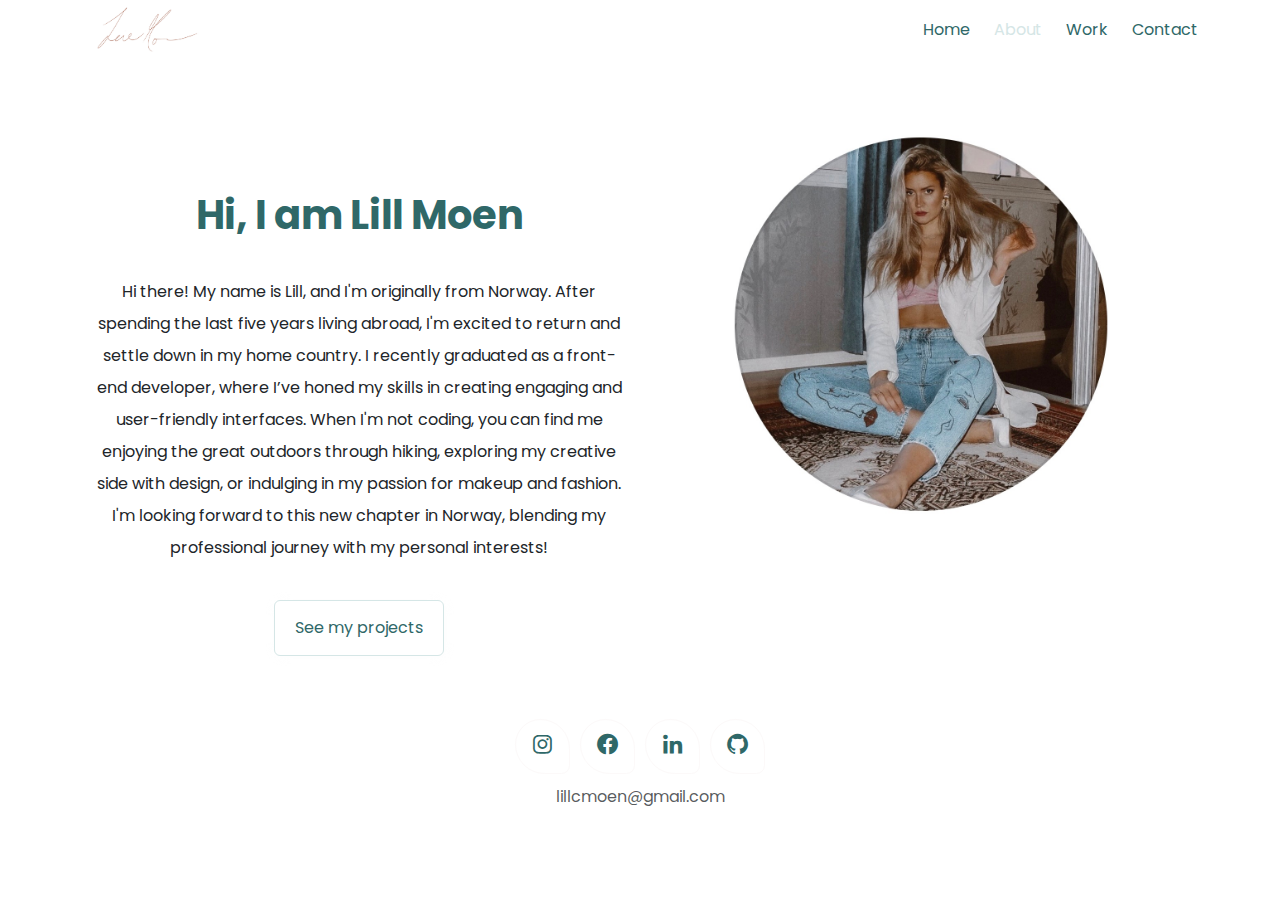
<file: about.html>
<!DOCTYPE html>
<html lang="en">
  <head>
    <meta charset="UTF-8" />
    <meta name="viewport" content="width=device-width, initial-scale=1.0" />
    <link
      href="https://cdn.jsdelivr.net/npm/bootstrap@5.3.3/dist/css/bootstrap.min.css"
      rel="stylesheet"
      integrity="sha384-QWTKZyjpPEjISv5WaRU9OFeRpok6YctnYmDr5pNlyT2bRjXh0JMhjY6hW+ALEwIH"
      crossorigin="anonymous"
    />
    <script
      src="https://cdn.jsdelivr.net/npm/bootstrap@5.3.3/dist/js/bootstrap.bundle.min.js"
      integrity="sha384-YvpcrYf0tY3lHB60NNkmXc5s9fDVZLESaAA55NDzOxhy9GkcIdslK1eN7N6jIeHz"
      crossorigin="anonymous"
    ></script>
    <link rel="preconnect" href="https://fonts.googleapis.com" />
    <link rel="preconnect" href="https://fonts.gstatic.com" crossorigin />
    <link
      href="https://fonts.googleapis.com/css2?family=Poppins:ital,wght@0,100;0,200;0,300;0,400;0,500;0,600;0,700;0,800;0,900;1,100;1,200;1,300;1,400;1,500;1,600;1,700;1,800;1,900&display=swap"
      rel="stylesheet"
    />
    <link
      href="https://unpkg.com/boxicons@2.1.4/css/boxicons.min.css"
      rel="stylesheet"
    />
  <link rel="shortcut icon" href="/images/initials.ico" type="image/x-icon">
    <meta name="description" content="Meet Lill Moen, an innovative front-end engineer with a passion for creating intuitive user experiences. With expertise in the latest web technologies and a keen eye for design, Lill transforms complex ideas into seamless, interactive applications. Explore Lill's journey in front-end development, showcasing a dedication to clean code, responsive design, and delivering top-notch performance in every project.">

    <link rel="stylesheet" href="/styles/style.css" />
    <title>- About Lill - Lill Moen -</title>
  </head>
  <body>
          <div class="container">
            <nav class="d-flex justify-content-between">
<a href="/" title="Homepage">
      <img src="images/sign-logo.jpg" class="logo d-none d-md-block" alt="signature-logo">
            <img src="images/initials.ico" class="logo d-block d-md-none" alt="signature-logo">

</a>
      <ul>
        <li> <a href="/" title="Homepage"> Home</a></li>
        <li class="active"> <a href="/about.html" title="About Lill"> About</a></li>
        <li><a href="/work.html" title="Lill's work"> Work</a></li>
        <li><a href="/contact.html" title="Contact Lill"> Contact</a></li>
      </ul>
      </div>
    </nav>
    <div class="content-container container">
      <div class="row">
        <div class="col-md-6">
          <div class="content">
            <h1>Hi, I am Lill Moen</h1>
            <h2>Front-end developer, based in Norway.</h2>
            <p>
Hi there! My name is Lill, and I'm originally from Norway. After spending the last five years living abroad, I'm excited to return and settle down in my home country. I recently graduated as a front-end developer, where I’ve honed my skills in creating engaging and user-friendly interfaces.
When I'm not coding, you can find me enjoying the great outdoors through hiking, exploring my creative side with design, or indulging in my passion for makeup and fashion. I'm looking forward to this new chapter in Norway, blending my professional journey with my personal interests!
          
            </p>

            <a href="/work.html" class="btn primary-button mb-4">See my projects</a>
          </div>
        </div>

        <div class="col-md-6">
          <img src="images/profile-pic.jpeg" class="img-fluid" alt="headshot" />
        </div>
      </div>
      <footer>
       <div class="socials-links mt-5">
            <a href="https://www.instagram.com/lillraww" class="icon-links" title="Instagram Profile"
              ><i class="bx bxl-instagram"></i
            ></a>
            <a
              href="https://www.facebook.com/share/18iwv3fRxY/?mibextid=wwXIfr"
              class="icon-links" title="Facebook Profile"
              ><i class="bx bxl-facebook-circle"></i
            ></a>
            <a href="https://www.linkedin.com/in/lill-moen/" class="icon-links" title="Linkedin Profile"
              ><i class="bx bxl-linkedin linkedin-icon"></i
            ></a>
            <a href="https://www.github.com/lilumoen" class="icon-links"
            title="Github Profile"
              ><i class="bx bxl-github"></i
            ></a>
            <p class="mt-3 text-muted">lillcmoen@gmail.com
            </p>
          </div>
          </footer>
    </div>
  </body>
</html>
</file>
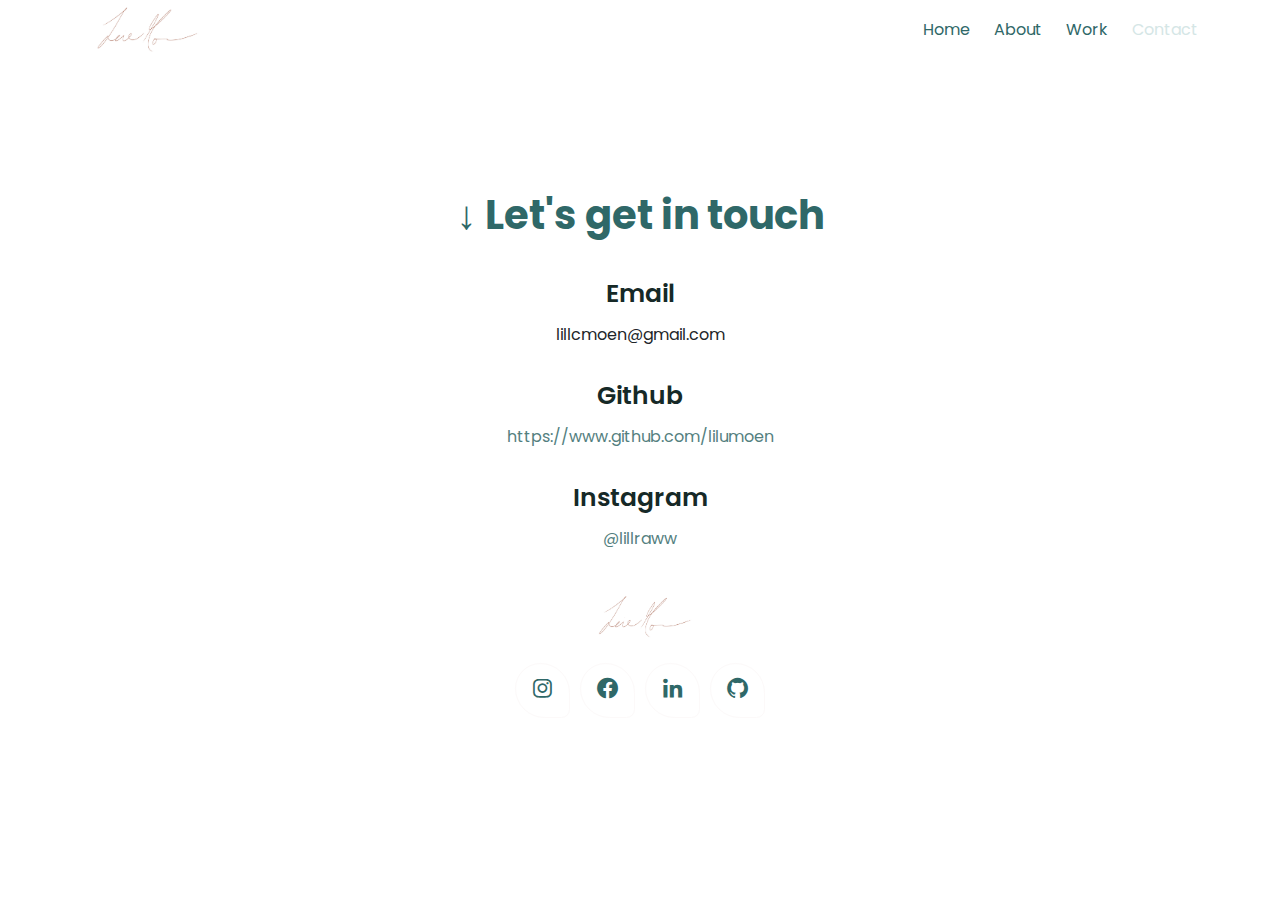
<file: contact.html>
<!DOCTYPE html>
<html lang="en">
  <head>
    <meta charset="UTF-8" />
    <meta name="viewport" content="width=device-width, initial-scale=1.0" />
    <link
      href="https://cdn.jsdelivr.net/npm/bootstrap@5.3.3/dist/css/bootstrap.min.css"
      rel="stylesheet"
      integrity="sha384-QWTKZyjpPEjISv5WaRU9OFeRpok6YctnYmDr5pNlyT2bRjXh0JMhjY6hW+ALEwIH"
      crossorigin="anonymous"
    />
    <script
      src="https://cdn.jsdelivr.net/npm/bootstrap@5.3.3/dist/js/bootstrap.bundle.min.js"
      integrity="sha384-YvpcrYf0tY3lHB60NNkmXc5s9fDVZLESaAA55NDzOxhy9GkcIdslK1eN7N6jIeHz"
      crossorigin="anonymous"
    ></script>
    <link rel="preconnect" href="https://fonts.googleapis.com" />
    <link rel="preconnect" href="https://fonts.gstatic.com" crossorigin />
    <link
      href="https://fonts.googleapis.com/css2?family=Poppins:ital,wght@0,100;0,200;0,300;0,400;0,500;0,600;0,700;0,800;0,900;1,100;1,200;1,300;1,400;1,500;1,600;1,700;1,800;1,900&display=swap"
      rel="stylesheet"
    />
    <link
      href="https://unpkg.com/boxicons@2.1.4/css/boxicons.min.css"
      rel="stylesheet"
    />
  <link rel="shortcut icon" href="/images/initials.ico" type="image/x-icon">
<meta name="description" content="Lill Moen is a skilled front-end engineer with a passion for creating user-friendly and visually appealing web applications. With expertise in HTML, CSS, and JavaScript frameworks, Lill combines technical proficiency with a keen eye for design. Always staying up-to-date with the latest web technologies, she is committed to delivering high-quality, responsive interfaces that enhance user experience. Explore Lill's portfolio to see her innovative projects and learn how she can contribute to your next web development endeavor.">
    <link rel="stylesheet" href="/styles/style.css" />
    <title>- Contact Lill - Lill Moen -</title>
  </head>
  <body>
      <div class="container">
            <nav class="d-flex justify-content-between">
<a href="/" title="Homepage">
      <img src="images/sign-logo.jpg" class="logo d-none d-md-block" alt="signature-logo">
            <img src="images/initials.ico" class="logo d-block d-md-none" alt="signature-logo">

</a>
      <ul>
        <li> <a href="/" title="Homepage"> Home</a></li>
        <li> <a href="/about.html" title="About Lill"> About</a></li>
        <li><a href="/work.html" title="Lill's work"> Work</a></li>
        <li class="active"><a href="/contact.html" title="Contact Lill"> Contact</a></li>
      </ul>
      </div>
    </nav>
    <div class="content-container container">
      <div class="content text-center">
        <h1 class="mb-4">↓ Let's get in touch</h1>
        <h4>Email</h4>
        <p>lillcmoen@gmail.com</p>
        <h4>Github</h4>
        <p class="github-lilu"><a href="https://www.github.com/lilumoen" target="_blank">https://www.github.com/lilumoen</a></p>
        <h4>Instagram</h4>
        <p class="mb-1 insta-lilu"> <a href="https://www.instagram.com/lillraww" target="_blank">@lillraww</a></p>
        <img src="images/sign-logo.jpg" class="signature-logo mb-2" alt="signature-logo">

          <div class="socials-links mt-4">
            <a href="https://www.instagram.com/lillraww" class="icon-links" title="Instagram Profile"
              ><i class="bx bxl-instagram"></i
            ></a>
            <a
              href="https://www.facebook.com/share/18iwv3fRxY/?mibextid=wwXIfr"
              class="icon-links" title="Facebook Profile"
              ><i class="bx bxl-facebook-circle"></i
            ></a>
            <a href="https://www.linkedin.com/in/lill-moen/" class="icon-links" title="Linkedin Profile"
              ><i class="bx bxl-linkedin linkedin-icon"></i
            ></a>
            <a href="https://www.github.com/lilumoen" class="icon-links"
              ><i class="bx bxl-github"></i
            ></a>
          </div>
        </footer>
      </div>
    </div>
  </body>
</html>
</file>
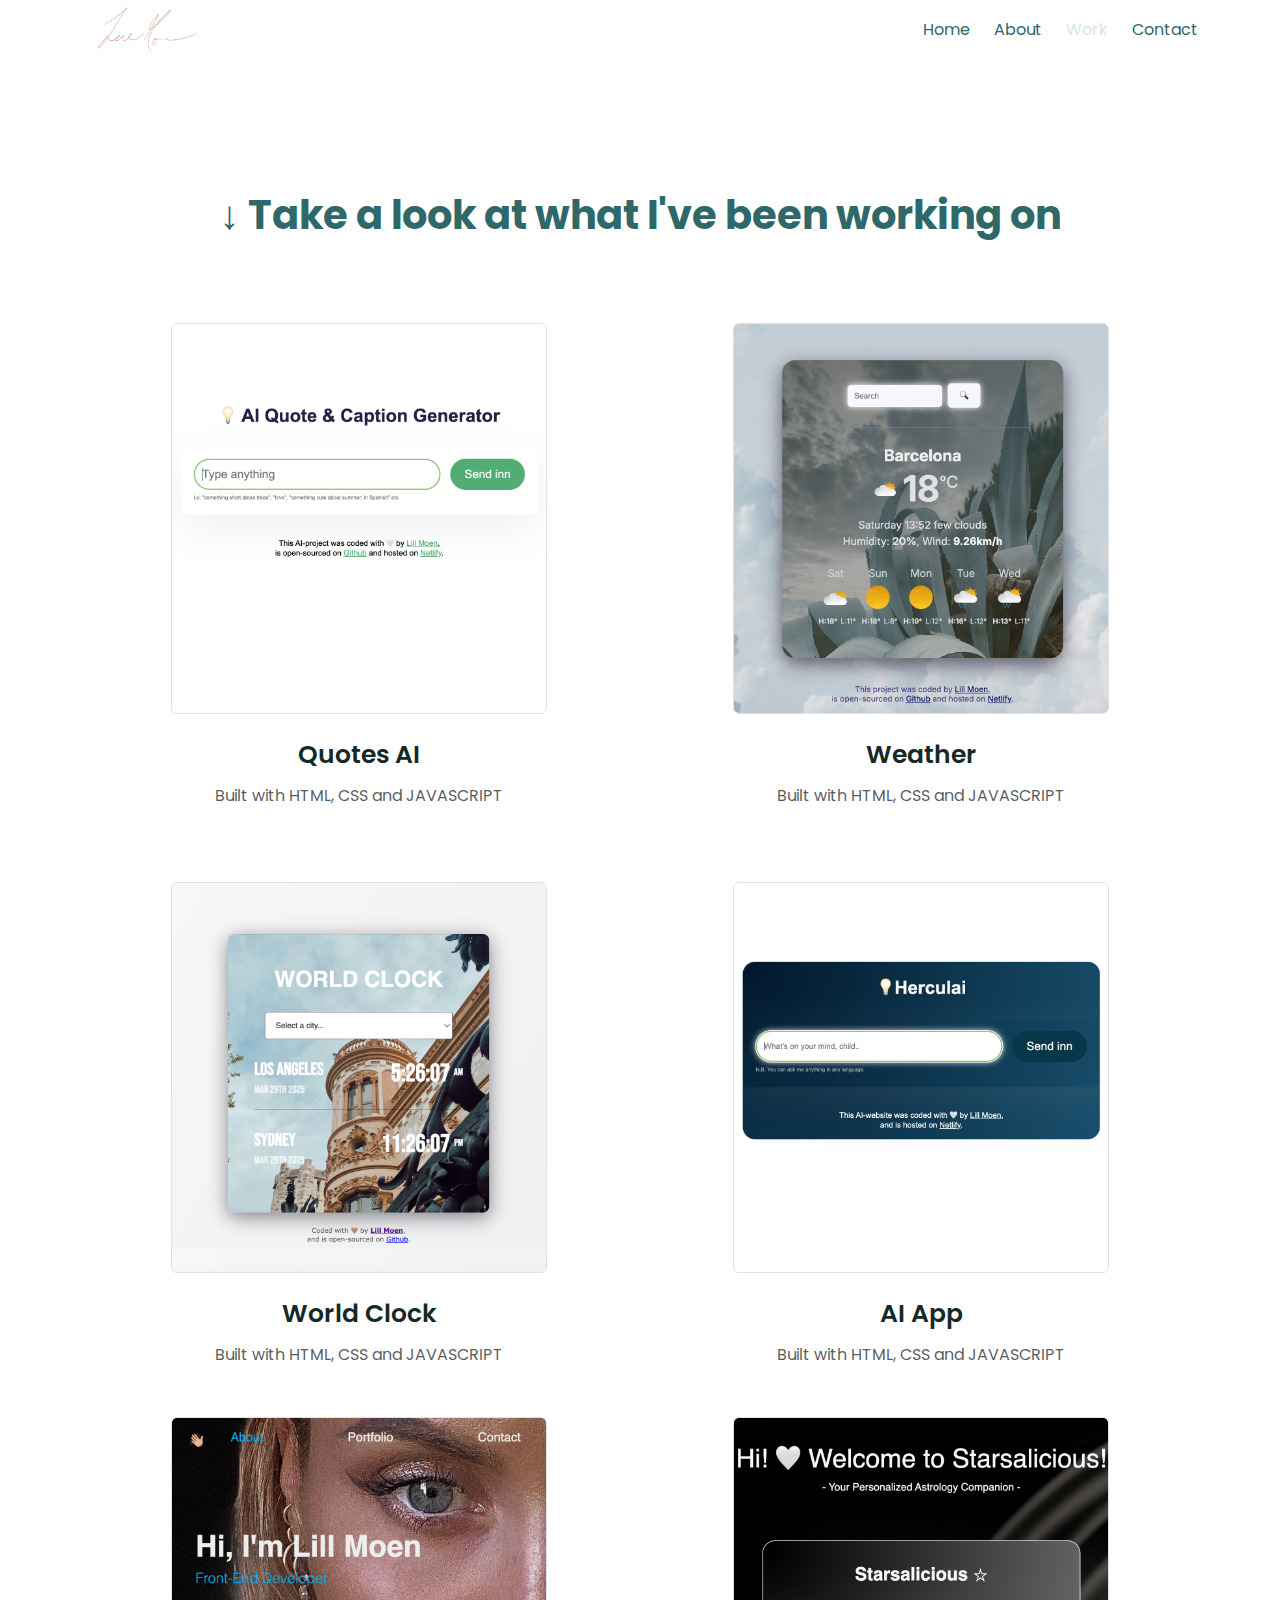
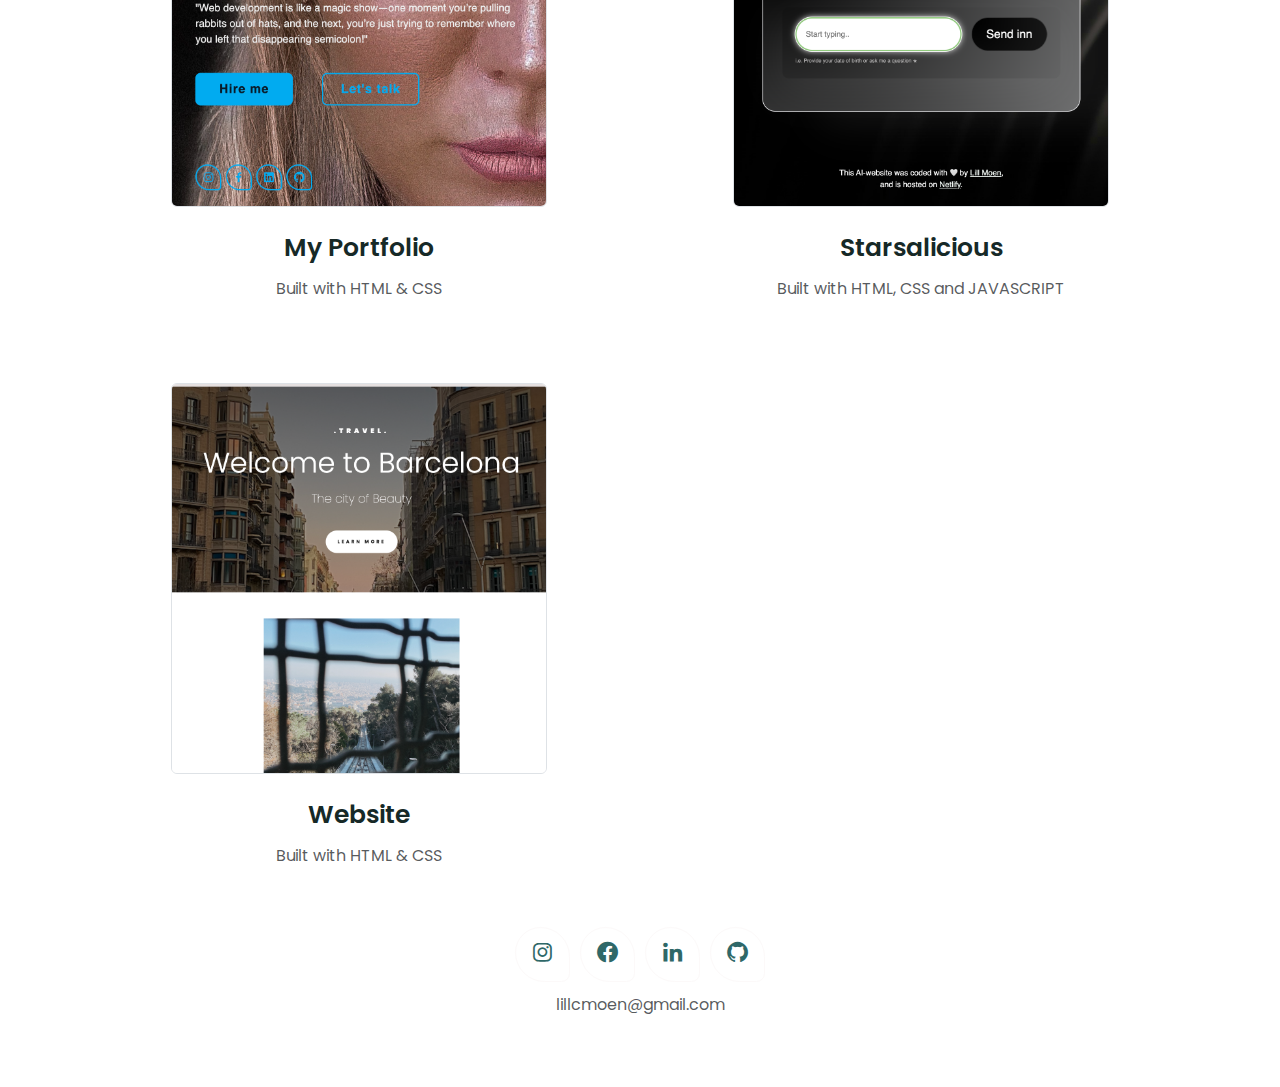
<file: work.html>
<!DOCTYPE html>
<html lang="en">
  <head>
    <meta charset="UTF-8" />
    <meta name="viewport" content="width=device-width, initial-scale=1.0" />
    <link
      href="https://cdn.jsdelivr.net/npm/bootstrap@5.3.3/dist/css/bootstrap.min.css"
      rel="stylesheet"
      integrity="sha384-QWTKZyjpPEjISv5WaRU9OFeRpok6YctnYmDr5pNlyT2bRjXh0JMhjY6hW+ALEwIH"
      crossorigin="anonymous"
    />
    <script
      src="https://cdn.jsdelivr.net/npm/bootstrap@5.3.3/dist/js/bootstrap.bundle.min.js"
      integrity="sha384-YvpcrYf0tY3lHB60NNkmXc5s9fDVZLESaAA55NDzOxhy9GkcIdslK1eN7N6jIeHz"
      crossorigin="anonymous"
    ></script>
    <link rel="preconnect" href="https://fonts.googleapis.com" />
    <link rel="preconnect" href="https://fonts.gstatic.com" crossorigin />
    <link
      href="https://fonts.googleapis.com/css2?family=Poppins:ital,wght@0,100;0,200;0,300;0,400;0,500;0,600;0,700;0,800;0,900;1,100;1,200;1,300;1,400;1,500;1,600;1,700;1,800;1,900&display=swap"
      rel="stylesheet"
    />
    <link
      href="https://unpkg.com/boxicons@2.1.4/css/boxicons.min.css"
      rel="stylesheet"
    />
  <link rel="shortcut icon" href="/images/initials.ico" type="image/x-icon">
<meta name="description" content="Lill Moen is a front-end engineer with a passion for crafting intuitive user experiences and optimizing performance. With a solid foundation in HTML, CSS, and JavaScript, Lill excels at transforming complex design concepts into dynamic and responsive web applications. Her dedication to clean code and modern frameworks ensures seamless functionality across devices, while her collaborative spirit brings teams together to achieve innovative solutions. Discover how Lill Moen can elevate your projects with her expertise and commitment to excellence in front-end development.">
    <link rel="stylesheet" href="/styles/style.css" />
    <title>- Lill's work - Lill Moen -</title>
  </head>
  <body>
          <div class="container">
            <nav class="d-flex justify-content-between">
<a href="/" title="Homepage">
      <img src="images/sign-logo.jpg" class="logo d-none d-md-block" alt="signature-logo">
            <img src="images/initials.ico" class="logo d-block d-md-none" alt="signature-logo">

</a>
      <ul>
        <li> <a href="/" title="Homepage"> Home</a></li>
        <li> <a href="/about.html" title="About Lill"> About</a></li>
        <li class="active"><a href="/work.html" title="Lill's work"> Work</a></li>
        <li><a href="/contact.html" title="Contact Lill"> Contact</a></li>
      </ul>
      </div>
    </nav>
    <div class="content-container container">
      <div class="content">
        <h1 class="mb-5">↓ Take a look at what I've been working on</h1>
        <div class="row">
          <div class="col-6 mb-4">
            <a href="https://quotesforfun.netlify.app">
              <img
                src="images/quotes-for-fun.png"
                class="img-fluid mb-3 border rounded"
                alt="quotes-and-caption-application"
            /></a>
            <h4 class="m-0">Quotes AI</h4>
            <p class="text-muted">Built with HTML, CSS and JAVASCRIPT</p>
          </div>
          <div class="col-6">
            <a href="https://isitbeachweather.netlify.app"
              ><img
                src="images/weather-app-new.png"
                class="img-fluid mb-3 border rounded"
                alt="quotes-and-caption-application"
            /></a>
            <h4 class="m-0">Weather</h4>
            <p class="text-muted">Built with HTML, CSS and JAVASCRIPT</p>
          </div>
          <div class="col-6">
            <a href="https://clockityclock.netlify.app">
              <img
                src="images/world-clock-new.png"
                class="img-fluid mb-3 border rounded"
                alt="quotes-and-caption-application"
            /></a>
            <h4 class="m-0">World Clock</h4>
            <p class="text-muted">Built with HTML, CSS and JAVASCRIPT</p>
          </div>
          <div class="col-6">
            <a href="https://herculai.netlify.app">
              <img
                src="images/herculai.png"
                class="img-fluid mb-3 border rounded"
                alt="quotes-and-caption-application"
            /></a>
            <h4 class="m-0">AI App</h4>
            <p class="text-muted">Built with HTML, CSS and JAVASCRIPT</p>
          </div>
          <div class="col-6">
            <a href="https://lillmoen.netlify.app">
              <img
                src="images/my-portfolio-2.png"
                class="img-fluid mb-3 border rounded"
                alt="quotes-and-caption-application"
            /></a>
            <h4 class="m-0">My Portfolio</h4>
            <p class="text-muted mb-5">Built with HTML & CSS</p>
          </div>
           <div class="col-6">
            <a href="https://starsalicious.netlify.app">
              <img
                src="images/starsalicious.png"
                class="img-fluid mb-3 border rounded"
                alt="starsalicious-generator"
            /></a>
            <h4 class="m-0">Starsalicious</h4>
            <p class="text-muted">Built with HTML, CSS and JAVASCRIPT</p>
          </div>
            <div class="col-6">
            <a href="https://heybcn.netlify.app"
              ><img
                src="images/barcelona.png"
                class="img-fluid mb-3 border rounded"
                alt="quotes-and-caption-application"
            /></a>
            <h4 class="m-0">Website</h4>
            <p class="text-muted">Built with HTML & CSS</p>
          </div>
        </div>
      </div>
      <footer></footer>
       <div class="socials-links mt-5">
            <a href="https://www.instagram.com/lillraww" class="icon-links" title="Instagram Profile"
              ><i class="bx bxl-instagram"></i
            ></a>
            <a
              href="https://www.facebook.com/share/18iwv3fRxY/?mibextid=wwXIfr"
              class="icon-links" title="Facebook Profile"
              ><i class="bx bxl-facebook-circle"></i
            ></a>
            <a href="https://www.linkedin.com/in/lill-moen/" class="icon-links" title="Linkedin Profile"
              ><i class="bx bxl-linkedin linkedin-icon"></i
            ></a>
            <a href="https://www.github.com/lilumoen" class="icon-links" title="Github Profile"
              ><i class="bx bxl-github"></i
            ></a>
            <p class="mt-3 text-muted">lillcmoen@gmail.com</p>
          </div>
          </footer>
    </div>
  </body>
</html>
</file>
<file: styles/style.css>
body {
  font-family: var(---default-font-family);
}
:root {
  ---lightest-color: rgb(236, 242, 242);
  ---primary-color: rgb(213, 230, 230);
  ---secondary-color: rgb(47, 104, 104);
  ---third-color: rgb(255, 255, 255);
  ---fourth-color: rgb(84, 127, 127);
  ---darker-color: rgb(22, 41, 39);
  ---default-font-family: "Poppins", serif;
}
.logo {
  max-width: 120px;
  max-height: 120px;
}
nav {
  padding: 0px 0;
}
nav li {
  display: inline;
  list-style: none;
  line-height: 20px;
  margin-left: 20px;
}

nav a {
  text-decoration: none;
  color: var(---secondary-color);
}

nav a:hover {
  color: var(---primary-color);
  transition: all 100ms ease-in-out;
}

nav ul {
  padding: 0;
  padding-top: 18px;
  margin: 0;
}

nav li.active a {
  color: var(---primary-color);
}
nav li.active a:hover {
  color: var(---secondary-color);
}

.hero {
  text-align: center;
  background: var(---primary-color);
  padding: 60px 20px;
  margin: 0 auto;
  display: block;
}

h1,
h2,
h3,
h5 {
  font-family: var(---default-font-family);
  font-weight: normal;
  font-style: normal;
  color: var(---primary-color);
  line-height: 1.5;
}
h2,
h3 {
  color: var(---third-color);
}
h1 {
  font-size: 70px;
  color: var(---secondary-color);
  margin-top: 0;
  font-weight: 700;
}
h2 {
  font-size: 25px;
  margin: 0;
}
h3 {
  font-size: 20px;
}
h4 {
  font-size: 35px;
  font-weight: 500;
  font-family: var(---default-font-family);
  font-weight: normal;
  font-style: normal;
  color: var(---darker-color);
  line-height: 1.5;
}

h6 {
  color: var(---secondary-color);
}

.primary-button {
  background: #fff;
  color: var(---secondary-color);
  padding: 15px 20px;
  margin-top: 20px;
  border: 1px solid var(---primary-color);
  padding: 15px 20px;
  box-shadow: 1px 1px 12px rgba(248, 250, 249, 0.314);
}
.primary-button:hover {
  background: var(---fourth-color);
  color: var(---primary-color);
  border: 1px solid var(---secondary-color);
}

.featured-projects {
  font-size: 25px;
  color: var(---darker-color);
  text-align: center;
  justify-content: center;
}
.project-text {
  line-height: 2;
}
.project-apps {
  padding: 60px 60px;
}
.project-buttons {
  background: #fff;
  color: var(---secondary-color);
  border: 1px solid var(---primary-color);
  padding: 15px 20px;
}
.project-buttons:hover {
  background: var(---fourth-color);
  color: var(---primary-color);
}

.contact-box {
  padding: 30px;
  margin: 0 auto;
  max-width: 550px;
  background: var(---lightest-color);
  line-height: 1.5;
  border-radius: 5px;
}

.icon-links {
  color: var(---secondary-color);
  font-size: 25px;
  border: 1px solid rgb(252, 249, 249);
  border-radius: 60% 70% 20%;
  z-index: 1;
  overflow: hidden;
  transition: 0.5s;
  padding: 9px 14px;
  margin: 3px;
  justify-content: space-between;
}
.socials-icon {
  display: flex;
  justify-content: center;
  margin: 0 auto;
  padding: 90px 20px;
  background: var(---primary-color);
}
.icon-links:hover {
  color: var(---primary-color);
  background: var(---secondary-color);
  transition: all 200ms ease-in-out;
}
.website-wrapper span {
  color: var(---darker-color);
  font-size: 12px;
  display: block;
  margin: 0 auto;
}

.github-link,
.netlify-link {
  color: var(---fourth-color);
}
.content-container {
  padding: 50px 20px;
  text-align: center;
}
.content-container h1 {
  font-size: 40px;
  line-height: 1.5;
}
.content-container h2 {
  font-size: 15px;
}
.content-container p {
  line-height: 2;
}
.content-container img {
  width: 70%;
  margin-top: 30px;
}

.content {
  margin-top: 80px;
}
.content h4 {
  line-height: 2;
  font-size: 25px;
  margin: 20px 0 0;
  font-weight: 600;
}
.github-lilu a,
.insta-lilu a {
  text-decoration: none;
  color: var(---fourth-color);
}

.signature-logo {
  max-width: 10%;
}

@media (max-width: 600px) {
  .body {
    max-width: 150%;
    margin-left: 0 auto;
  }

  nav {
    margin-top: 5px;
    margin-bottom: 18px;
  }

  nav li {
    margin-left: 5px;
  }
  .logo {
    padding-left: 20px;
    margin-top: 7px;
  }
  nav a {
    padding-right: 20px;
    font-size: 13px;
  }

  .hero {
    padding: 30px;
  }
  .primary-button {
    font-size: 12px;
  }
  .content {
    margin-top: 0;
    padding: 0;
  }
  p {
    font-size: 13px;
  }
  .content-container img {
    margin-top: 40px;
  }
  .content-container {
    font-size: 40px;
  }
  .content h1 {
    font-size: 15px;
  }

  .content .primary-button {
    font-size: 10px;
    margin-bottom: 0px;
  }
  .content h4 {
    font-size: 15px;
  }
  h1 {
    font-size: 30px;
    margin-top: 0;
    line-height: 2;
  }
  .project-buttons {
    font-size: 12px;
    margin-bottom: 0px;
  }
  h2,
  h3 {
    font-size: 15px;
  }

  h4 {
    font-size: 15px;
    margin-top: 0;
    line-height: 2;
  }
  .container-fluid,
  .project-apps {
    text-align: center;
    display: block;
    margin: 0 auto;
    line-height: 1.1;
    margin-bottom: 0 auto;
    padding: 2px 2px;
  }
  .contact-box {
    max-width: 350px;
    line-height: 1;
  }

  .featured-projects {
    font-size: 15px;
    margin-bottom: 0;
    padding-bottom: 0;
  }
  .signature-logo {
    max-width: 30%;
  }

  .socials-icon {
    padding: 70px;
  }
  .icon-links {
    font-size: 18px;
  }
}
</file>
